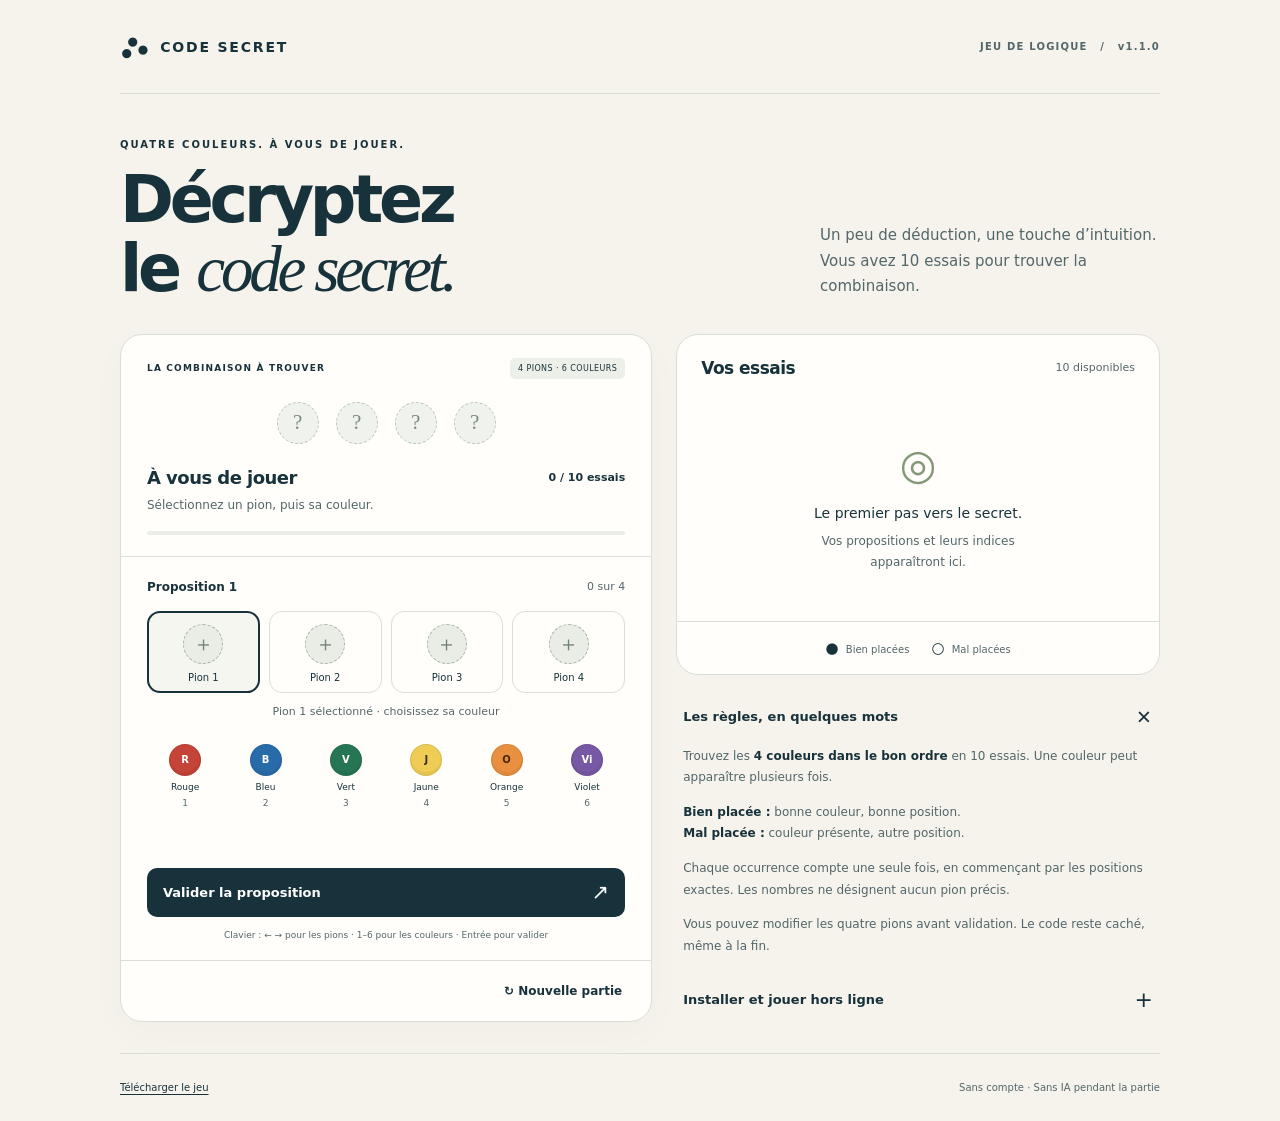
<file: index.html>
<!doctype html>
<html lang="fr">
<head>
  <meta charset="utf-8">
  <meta name="viewport" content="width=device-width, initial-scale=1">
  <meta name="theme-color" content="#152d37">
  <meta name="description" content="Quatre couleurs secrètes, dix essais. Un jeu de logique accessible, sans compte et sans service externe.">
  <title>Code secret · Mastermind</title>
  <link rel="icon" href="icon.svg" type="image/svg+xml">
  <link rel="apple-touch-icon" href="icons/apple-touch-icon.png" sizes="180x180">
  <link rel="manifest" href="manifest.webmanifest">
  <meta name="apple-mobile-web-app-capable" content="yes">
  <meta name="apple-mobile-web-app-title" content="Code secret">
  <link rel="stylesheet" href="style.css">
  <script src="game.js" defer></script>
  <script src="app.js" defer></script>
  <script src="pwa.js" defer></script>
</head>
<body>
  <main class="shell">
    <header class="masthead">
      <span class="brand"><span class="brand-mark" aria-hidden="true">●<br>● ●</span>CODE SECRET</span>
      <span class="edition">JEU DE LOGIQUE <span aria-hidden="true">/</span> v1.1.0</span>
    </header>
    <section class="intro" aria-labelledby="title">
      <p class="eyebrow">QUATRE COULEURS. À VOUS DE JOUER.</p>
      <h1 id="title">Décryptez<br>le <em>code secret.</em></h1>
      <p class="lede">Un peu de déduction, une touche d’intuition.<br>Vous avez 10 essais pour trouver la combinaison.</p>
    </section>
    <div class="layout">
      <section class="game-panel" aria-label="Votre partie">
        <div class="panel-top"><span class="panel-label">LA COMBINAISON À TROUVER</span><span class="tag">4 PIONS · 6 COULEURS</span></div>
        <div class="secret" aria-label="Quatre couleurs cachées"><span>?</span><span>?</span><span>?</span><span>?</span></div>
        <div class="status-block">
          <div class="status-heading"><h2 id="status-title">À vous de jouer</h2><span id="counter" class="counter">0 / 10 essais</span></div>
          <p id="status-text">Sélectionnez un pion, puis sa couleur.</p>
          <div class="progress" aria-hidden="true"><span id="progress-fill"></span></div>
        </div>
        <div class="composer">
          <div class="composer-top"><h3 id="guess-title">Votre proposition</h3><span id="filled-count">0 sur 4</span></div>
          <div id="slots" class="slots" role="group" aria-label="Les quatre pions de votre proposition"></div>
          <p class="selection-help" id="selection-help">Pion 1 sélectionné · choisissez sa couleur</p>
          <div id="palette" class="palette" role="group" aria-label="Choisir une couleur"></div>
          <p id="feedback" class="feedback" role="status" aria-live="polite" aria-atomic="true"></p>
          <button id="submit" class="primary" type="button">Valider la proposition <span aria-hidden="true">↗</span></button>
          <p class="keyboard-hint">Clavier : ← → pour les pions · 1–6 pour les couleurs · Entrée pour valider</p>
        </div>
        <div class="panel-bottom"><span id="test-label" hidden>MODE TEST · API 0.2</span><button id="new-game" class="text-button" type="button">↻ Nouvelle partie</button></div>
      </section>
      <aside class="side">
        <section class="history-panel" aria-labelledby="history-title">
          <div class="history-heading"><h2 id="history-title">Vos essais</h2><span id="remaining">10 disponibles</span></div>
          <div id="empty-history" class="empty-history"><span aria-hidden="true">◎</span><p>Le premier pas vers le secret.</p><small>Vos propositions et leurs indices<br>apparaîtront ici.</small></div>
          <ol id="history" class="history" aria-label="Historique des propositions"></ol>
          <div class="legend"><span><b>●</b> Bien placées</span><span><b>○</b> Mal placées</span></div>
        </section>
        <details class="rules" open>
          <summary>Les règles, en quelques mots <span aria-hidden="true">+</span></summary>
          <div class="rules-content">
            <p>Trouvez les <strong>4 couleurs dans le bon ordre</strong> en 10 essais. Une couleur peut apparaître plusieurs fois.</p>
            <p><strong>Bien placée :</strong> bonne couleur, bonne position.<br><strong>Mal placée :</strong> couleur présente, autre position.</p>
            <p>Chaque occurrence compte une seule fois, en commençant par les positions exactes. Les nombres ne désignent aucun pion précis.</p>
            <p>Vous pouvez modifier les quatre pions avant validation. Le code reste caché, même à la fin.</p>
          </div>
        </details>
        <!-- PWA:START -->
        <details class="rules install-help">
          <summary>Installer et jouer hors ligne <span aria-hidden="true">+</span></summary>
          <div class="rules-content">
            <p>Sur iPhone, ouvrez ce jeu dans <strong>Safari</strong>, puis touchez <strong>Partager → Sur l’écran d’accueil → Ajouter</strong>. Si l’option « Ouvrir comme app web » apparaît, activez-la.</p>
            <p>Ouvrez ensuite l’icône <strong>Code secret</strong> avec Internet et attendez la confirmation ci-dessous avant de jouer hors ligne.</p>
            <p id="offline-status" role="status" aria-live="polite">Préparation du jeu hors ligne…</p>
            <p id="update-status" hidden>Une mise à jour est prête. Pour l’utiliser, fermez toutes les fenêtres du jeu, puis rouvrez-le avec Internet. Votre partie actuelle peut continuer.</p>
            <p>Recharger ou fermer le jeu recommence la partie. Le navigateur peut effacer les fichiers hors ligne : dans ce cas, ouvrez à nouveau le jeu avec Internet.</p>
            <figure class="install-qr">
              <img src="qr-code.png" alt="QR code pour ouvrir Code secret sur un autre appareil" width="180" height="180" loading="lazy">
              <figcaption>Scannez pour ouvrir le jeu sur votre iPhone.<br><a href="qr-code.png" download="Code-secret-QR.png">Télécharger le QR code</a></figcaption>
            </figure>
          </div>
        </details>
        <!-- PWA:END -->
      </aside>
    </div>
    <footer><a href="Code-secret-Mastermind.html" download>Télécharger le jeu</a><span>Sans compte · Sans IA pendant la partie</span></footer>
  </main>
  <noscript>Activez JavaScript dans votre navigateur pour jouer à Code secret.</noscript>
</body>
</html>
</file>
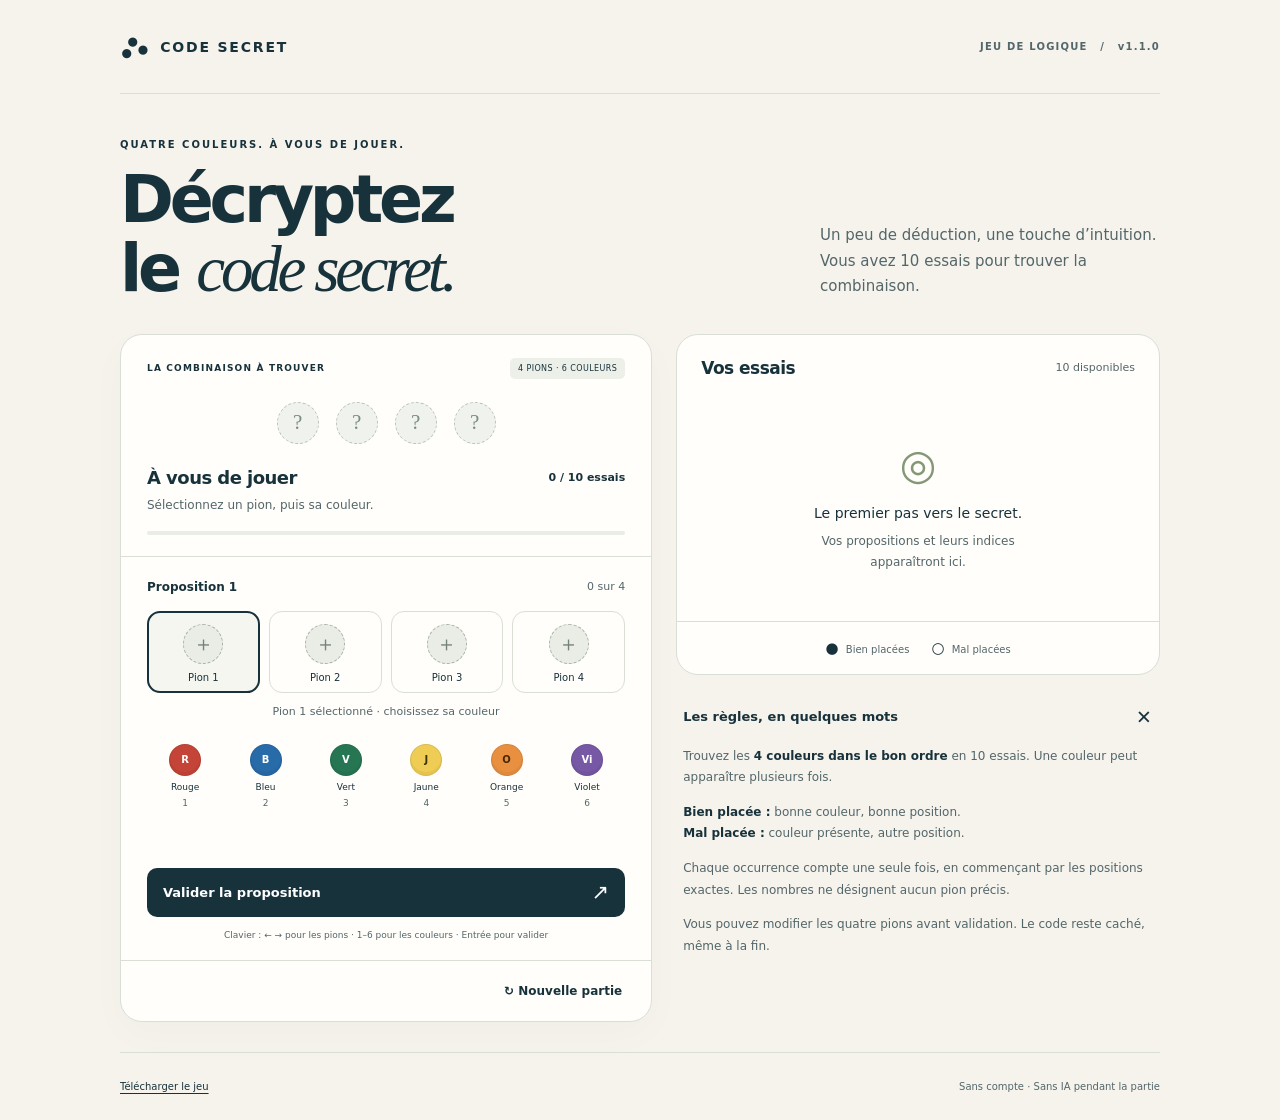
<file: Code-secret-Mastermind.html>
<!doctype html>
<html lang="fr">
<head>
  <meta charset="utf-8">
  <meta name="viewport" content="width=device-width, initial-scale=1">
  <meta name="theme-color" content="#152d37">
  <meta name="description" content="Quatre couleurs secrètes, dix essais. Un jeu de logique accessible, sans compte et sans service externe.">
  <title>Code secret · Mastermind</title>
  <link rel="icon" href="data:image/svg+xml,%3Csvg%20xmlns%3D%22http%3A%2F%2Fwww.w3.org%2F2000%2Fsvg%22%20viewBox%3D%220%200%2064%2064%22%3E%3Crect%20width%3D%2264%22%20height%3D%2264%22%20rx%3D%2216%22%20fill%3D%22%23152d37%22%2F%3E%3Ccircle%20cx%3D%2222%22%20cy%3D%2222%22%20r%3D%229%22%20fill%3D%22%23f16c5b%22%2F%3E%3Ccircle%20cx%3D%2243%22%20cy%3D%2222%22%20r%3D%229%22%20fill%3D%22%23e7ba42%22%2F%3E%3Ccircle%20cx%3D%2222%22%20cy%3D%2243%22%20r%3D%229%22%20fill%3D%22%2365b299%22%2F%3E%3Ccircle%20cx%3D%2243%22%20cy%3D%2243%22%20r%3D%229%22%20fill%3D%22%239a83cf%22%2F%3E%3C%2Fsvg%3E%0A" type="image/svg+xml">
  <link rel="apple-touch-icon" href="[data-uri]" sizes="180x180">
  <meta name="apple-mobile-web-app-capable" content="yes">
  <meta name="apple-mobile-web-app-title" content="Code secret">
  <style>
@charset "UTF-8";
:root { color-scheme: light; --ink:#18323c; --muted:#53666a; --paper:#f5f3ec; --line:#dadfd6; --accent:#d9efb1; --surface:#fffefa; }
* { box-sizing:border-box; }
body { margin:0; background:var(--paper); color:var(--ink); font-family:"Segoe UI",system-ui,sans-serif; }
button,a,summary { -webkit-tap-highlight-color:transparent; }
button { font:inherit; cursor:pointer; }
button:disabled { cursor:default; opacity:.55; }
button:focus-visible,a:focus-visible,summary:focus-visible { outline:3px solid #225fde; outline-offset:4px; }
[hidden] { display:none !important; }
.shell { max-width:1120px; margin:auto; padding:0 40px; }
.masthead { height:94px; display:flex; justify-content:space-between; align-items:center; border-bottom:1px solid var(--line); }
.brand { color:var(--ink); text-decoration:none; font-size:14px; font-weight:800; letter-spacing:.13em; display:flex; align-items:center; gap:12px; }
.brand-mark { font-size:12px; line-height:.85; letter-spacing:1px; text-align:center; transform:rotate(-12deg); }
.edition { font-size:10px; letter-spacing:.12em; font-weight:600; color:var(--muted); }.edition span { margin:0 8px; }
.intro { padding:45px 0 30px; position:relative; }
.eyebrow { font-size:10px; letter-spacing:.2em; font-weight:750; margin:0 0 16px; }
h1 { margin:0; font-size:clamp(42px,5.2vw,65px); font-weight:650; line-height:1.06; letter-spacing:-.065em; }
h1 em { font-family:Georgia,serif; font-weight:400; }
.lede { color:var(--muted); font-size:15px; line-height:1.7; margin:18px 0 0; }
.layout { display:grid; grid-template-columns:1.1fr 1fr; align-items:start; gap:24px; }
.game-panel,.history-panel { border:1px solid var(--line); border-radius:22px; background:var(--surface); overflow:hidden; }
.game-panel { box-shadow:0 12px 40px #18323c06; }
.panel-top { display:flex; align-items:center; justify-content:space-between; padding:23px 26px 0; gap:10px; }
.panel-label { font-size:9px; letter-spacing:.13em; font-weight:750; }.tag { font-size:8px; letter-spacing:.05em; background:#edf0e8; padding:6px 8px; border-radius:5px; white-space:nowrap; }
.secret { display:flex; justify-content:center; gap:17px; padding:23px 0; }
.secret span { display:grid; place-items:center; width:42px; height:42px; border:1px dashed #b5c3bd; border-radius:50%; background:#f0f3ed; font-family:Georgia,serif; color:#7b8b82; font-size:21px; }
.status-block { padding:0 26px 21px; border-bottom:1px solid var(--line); }.status-heading { display:flex; justify-content:space-between; align-items:center; gap:8px; }
h2 { font-size:18px; letter-spacing:-.03em; font-weight:650; margin:0; }.counter { font-size:11px; font-weight:700; white-space:nowrap; }
.status-block p { margin:8px 0 16px; font-size:12px; line-height:1.6; color:var(--muted); }.progress { height:4px; background:#e9ede5; border-radius:4px; overflow:hidden; }.progress span { display:block; background:var(--ink); height:100%; }
.composer { padding:23px 26px 18px; }.composer-top { display:flex; align-items:center; justify-content:space-between; }h3 { font-size:12px; font-weight:650; margin:0; }.composer-top>span { color:var(--muted); font-size:11px; }
.slots { display:flex; justify-content:space-between; gap:9px; margin-top:17px; }.slot { background:transparent; border:1px solid var(--line); border-radius:13px; padding:12px 5px 9px; flex:1; min-width:0; display:grid; justify-items:center; gap:8px; color:var(--ink); }.slot.selected { border:2px solid var(--ink); padding:11px 4px 8px; background:#f4f6ef; }.slot-caption { font-size:10px; text-transform:capitalize; }
.peg { display:inline-grid; place-items:center; flex-shrink:0; height:40px; width:40px; border-radius:50%; font-size:12px; font-weight:800; border:1px solid #00000018; box-shadow:inset 0 -3px 0 #0000000c; }
.unfilled { background:#e9ede5; color:#758477; border:1px dashed #a8b4a6; box-shadow:none; font-size:21px; font-weight:400; }
.rouge { background:#c54438; color:#fff; }.bleu { background:#286ba9; color:#fff; }.vert { background:#277653; color:#fff; }.jaune { background:#efcd55; color:#3b310c; }.orange { background:#e99040; color:#492703; }.violet { background:#7758a5; color:#fff; }
.selection-help { margin:12px 0 17px; text-align:center; color:var(--muted); font-size:11px; }
.palette { display:grid; grid-template-columns:repeat(6,1fr); gap:4px; }.color-button { border:1px solid transparent; border-radius:10px; padding:8px 1px 6px; display:flex; flex-direction:column; align-items:center; gap:6px; background:transparent; color:var(--ink); min-height:80px; }.color-button:hover:not(:disabled) { background:#f0f3e9; }.color-button[aria-pressed="true"] { border-color:#9aa99c; background:#f0f3e9; }.color-button .peg { width:32px; height:32px; font-size:10px; }.color-button>span:not(.peg) { font-size:9px; text-transform:capitalize; }kbd { font-family:inherit; font-size:9px; color:var(--muted); }
.feedback { min-height:33px; margin:10px 0; font-size:12px; line-height:1.5; text-align:center; color:var(--ink); }.feedback.error { color:#a32820; font-weight:600; }
.primary { width:100%; min-height:49px; background:var(--ink); color:#fff; border:0; border-radius:10px; padding:12px 16px; font-weight:600; font-size:13px; display:flex; align-items:center; justify-content:space-between; }.primary:hover:not(:disabled) { background:#28505d; }.primary span { font-size:21px; font-weight:400; }.keyboard-hint { font-size:9px; color:var(--muted); text-align:center; margin:11px 0 0; line-height:1.6; }
.panel-bottom { min-height:60px; border-top:1px solid var(--line); display:flex; justify-content:flex-end; align-items:center; padding:8px 23px; gap:10px; }.text-button { border:0; background:transparent; min-height:44px; color:var(--ink); font-size:12px; font-weight:600; }.text-button:hover { text-decoration:underline; }#test-label { margin-right:auto; font-size:9px; color:var(--muted); }
.history-heading { padding:23px 24px 20px; display:flex; justify-content:space-between; align-items:center; }.history-heading h2 { font-size:17px; }.history-heading>span { font-size:11px; color:var(--muted); }
.empty-history { text-align:center; padding:42px 15px 48px; }.empty-history>span { font-size:42px; color:#849878; }.empty-history p { font-size:14px; margin:16px 0 9px; }.empty-history small { font-size:12px; line-height:1.7; color:var(--muted); }
.history { list-style:none; margin:0; padding:0 24px; }.history-row { display:flex; align-items:center; gap:12px; padding:13px 0; border-top:1px solid var(--line); }.attempt-number { font-size:10px; color:var(--muted); width:16px; }.history-pegs { display:flex; gap:8px; }.history-pegs .peg { width:30px; height:30px; font-size:10px; }.result { margin-left:auto; display:flex; gap:12px; white-space:nowrap; font-size:13px; }.result span { display:flex; gap:5px; align-items:center; }.result b { font-weight:650; }
.legend { display:flex; justify-content:center; gap:22px; border-top:1px solid var(--line); padding:17px 12px; color:var(--muted); font-size:10px; }.legend b { font-size:15px; margin-right:4px; color:var(--ink); }
.rules { margin-top:18px; padding:0 7px; }summary { display:flex; justify-content:space-between; align-items:center; cursor:pointer; min-height:48px; font-size:13px; font-weight:650; list-style:none; }summary::-webkit-details-marker { display:none; }summary span { font-size:22px; font-weight:400; }.rules[open] summary span { transform:rotate(45deg); }.rules-content { font-size:12px; color:var(--muted); line-height:1.8; }.rules-content p { margin:5px 0 13px; }.rules-content strong { color:var(--ink); font-weight:600; }
footer { display:flex; justify-content:space-between; padding:28px 0; margin-top:30px; border-top:1px solid var(--line); font-size:10px; color:var(--muted); }body[data-status="won"] .status-block { background:#edf5df; padding-top:15px; }body[data-status="won"] .progress span { background:#39713e; }
@media(min-width:950px) { .intro .lede { position:absolute; bottom:34px; right:0; max-width:340px; } }
@media(max-width:760px) { .shell { padding:0 20px; max-width:560px; }.masthead { height:75px; }.edition { font-size:8px; letter-spacing:.05em; }.brand { font-size:12px; letter-spacing:.08em; gap:7px; }.intro { padding:32px 0 25px; }.eyebrow { font-size:9px; }.layout { grid-template-columns:1fr; gap:20px; }h1 { font-size:49px; }.lede { font-size:13px; margin-top:16px; }.empty-history { padding:22px 10px 28px; }.keyboard-hint { font-size:9px; }footer { align-items:flex-start; gap:15px; font-size:9px; line-height:1.6; } }
@media(max-width:380px) { .shell { padding:0 12px; }.edition { display:none; }.panel-top { padding-left:17px; padding-right:17px; }.status-block { padding-left:17px; padding-right:17px; }.composer { padding-left:17px; padding-right:17px; }.tag { font-size:7px; }h1 { font-size:43px; }.history { padding:0 16px; }.history-pegs { gap:6px; }.history-row { gap:8px; }.result { gap:8px; }.slot .peg { width:36px; height:36px; } }
footer a { color:var(--ink); text-underline-offset:3px; }
.install-help a { color:var(--ink); text-underline-offset:3px; }
.install-qr { margin:20px 0 10px; text-align:center; }
.install-qr img { display:block; max-width:100%; height:auto; margin:0 auto 10px; }
.install-qr figcaption { font-size:12px; line-height:1.8; }
#offline-status { color:var(--ink); font-weight:600; }
@media(max-width:380px) { .palette { grid-template-columns:repeat(3,1fr); gap:5px; }.color-button { min-height:70px; } }
@media(prefers-reduced-motion:no-preference) { button { transition:background-color .15s,border-color .15s; } }

</style>
  
  
</head>
<body>
  <main class="shell">
    <header class="masthead">
      <span class="brand"><span class="brand-mark" aria-hidden="true">●<br>● ●</span>CODE SECRET</span>
      <span class="edition">JEU DE LOGIQUE <span aria-hidden="true">/</span> v1.1.0</span>
    </header>
    <section class="intro" aria-labelledby="title">
      <p class="eyebrow">QUATRE COULEURS. À VOUS DE JOUER.</p>
      <h1 id="title">Décryptez<br>le <em>code secret.</em></h1>
      <p class="lede">Un peu de déduction, une touche d’intuition.<br>Vous avez 10 essais pour trouver la combinaison.</p>
    </section>
    <div class="layout">
      <section class="game-panel" aria-label="Votre partie">
        <div class="panel-top"><span class="panel-label">LA COMBINAISON À TROUVER</span><span class="tag">4 PIONS · 6 COULEURS</span></div>
        <div class="secret" aria-label="Quatre couleurs cachées"><span>?</span><span>?</span><span>?</span><span>?</span></div>
        <div class="status-block">
          <div class="status-heading"><h2 id="status-title">À vous de jouer</h2><span id="counter" class="counter">0 / 10 essais</span></div>
          <p id="status-text">Sélectionnez un pion, puis sa couleur.</p>
          <div class="progress" aria-hidden="true"><span id="progress-fill"></span></div>
        </div>
        <div class="composer">
          <div class="composer-top"><h3 id="guess-title">Votre proposition</h3><span id="filled-count">0 sur 4</span></div>
          <div id="slots" class="slots" role="group" aria-label="Les quatre pions de votre proposition"></div>
          <p class="selection-help" id="selection-help">Pion 1 sélectionné · choisissez sa couleur</p>
          <div id="palette" class="palette" role="group" aria-label="Choisir une couleur"></div>
          <p id="feedback" class="feedback" role="status" aria-live="polite" aria-atomic="true"></p>
          <button id="submit" class="primary" type="button">Valider la proposition <span aria-hidden="true">↗</span></button>
          <p class="keyboard-hint">Clavier : ← → pour les pions · 1–6 pour les couleurs · Entrée pour valider</p>
        </div>
        <div class="panel-bottom"><span id="test-label" hidden>MODE TEST · API 0.2</span><button id="new-game" class="text-button" type="button">↻ Nouvelle partie</button></div>
      </section>
      <aside class="side">
        <section class="history-panel" aria-labelledby="history-title">
          <div class="history-heading"><h2 id="history-title">Vos essais</h2><span id="remaining">10 disponibles</span></div>
          <div id="empty-history" class="empty-history"><span aria-hidden="true">◎</span><p>Le premier pas vers le secret.</p><small>Vos propositions et leurs indices<br>apparaîtront ici.</small></div>
          <ol id="history" class="history" aria-label="Historique des propositions"></ol>
          <div class="legend"><span><b>●</b> Bien placées</span><span><b>○</b> Mal placées</span></div>
        </section>
        <details class="rules" open>
          <summary>Les règles, en quelques mots <span aria-hidden="true">+</span></summary>
          <div class="rules-content">
            <p>Trouvez les <strong>4 couleurs dans le bon ordre</strong> en 10 essais. Une couleur peut apparaître plusieurs fois.</p>
            <p><strong>Bien placée :</strong> bonne couleur, bonne position.<br><strong>Mal placée :</strong> couleur présente, autre position.</p>
            <p>Chaque occurrence compte une seule fois, en commençant par les positions exactes. Les nombres ne désignent aucun pion précis.</p>
            <p>Vous pouvez modifier les quatre pions avant validation. Le code reste caché, même à la fin.</p>
          </div>
        </details>
      </aside>
    </div>
    <footer><a href="Code-secret-Mastermind.html" download>Télécharger le jeu</a><span>Sans compte · Sans IA pendant la partie</span></footer>
  </main>
  <noscript>Activez JavaScript dans votre navigateur pour jouer à Code secret.</noscript>
<script>
/* Moteur commun à l'écran et à l'API 0.2. Aucune dépendance externe. */
(function (root) {
  'use strict';
  const COLORS = ['rouge', 'bleu', 'vert', 'jaune', 'orange', 'violet'];
  const CONFIG = { apiVersion: '0.2', rulesVersion: 'code-couleurs-1.0', secretLength: 4,
    maxAttempts: 10, allowDuplicates: true, colors: COLORS };
  const MESSAGES = {
    'game-not-started': 'Commencez une partie avant de proposer des couleurs.',
    'game-finished': 'La partie est terminée. Lancez une nouvelle partie pour rejouer.',
    'invalid-options': 'Les options doivent être un objet contenant uniquement la clé secret, si nécessaire.',
    'invalid-type': 'Choisissez une couleur pour chacun des quatre pions.',
    'invalid-length': 'Une proposition doit contenir exactement quatre couleurs.',
    'invalid-color': 'La couleur proposée n’est pas autorisée.'
  };
  const copy = value => JSON.parse(JSON.stringify(value));
  function validateCode(code) {
    if (!Array.isArray(code)) return 'invalid-type';
    for (let i = 0; i < code.length; i++) {
      if (!Object.prototype.hasOwnProperty.call(code, i) || typeof code[i] !== 'string') return 'invalid-type';
    }
    if (code.length !== 4) return 'invalid-length';
    if (code.some(color => !COLORS.includes(color))) return 'invalid-color';
    return null;
  }
  function score(secret, guess) {
    let wellPlaced = 0;
    const remainingSecret = {}, remainingGuess = {};
    for (let i = 0; i < 4; i++) {
      if (secret[i] === guess[i]) wellPlaced++;
      else {
        remainingSecret[secret[i]] = (remainingSecret[secret[i]] || 0) + 1;
        remainingGuess[guess[i]] = (remainingGuess[guess[i]] || 0) + 1;
      }
    }
    const misplaced = COLORS.reduce((sum, color) => sum + Math.min(remainingSecret[color] || 0, remainingGuess[color] || 0), 0);
    return { wellPlaced, misplaced };
  }
  function randomSecret() {
    return Array.from({ length: 4 }, () => {
      const byte = new Uint8Array(1);
      do { root.crypto.getRandomValues(byte); } while (byte[0] >= 252);
      return COLORS[byte[0] % 6];
    });
  }
  class Game {
    #secret = null;
    #state = { status: 'not-started', attempts: 0, history: [], lastGuess: null, lastResult: null, lastError: null };
    getConfig() { return copy(CONFIG); }
    getState() { return copy(this.#state); }
    startGame(options = {}) {
      let code = null;
      const prototype = options !== null && typeof options === 'object' ? Object.getPrototypeOf(options) : undefined;
      // Un outil enseignant peut créer l'objet dans une autre fenêtre :
      // son Object.prototype est différent, mais son constructeur reste Object natif.
      const validObject = options !== null && typeof options === 'object' && !Array.isArray(options)
        && (prototype === null || (Object.prototype.hasOwnProperty.call(prototype, 'constructor')
          && typeof prototype.constructor === 'function'
          && Function.prototype.toString.call(prototype.constructor) === Function.prototype.toString.call(Object)));
      if (!validObject || Reflect.ownKeys(options).some(key => key !== 'secret')) code = 'invalid-options';
      else if (Object.prototype.hasOwnProperty.call(options, 'secret')) code = validateCode(options.secret);
      if (code) throw Object.assign(new Error(MESSAGES[code]), { code });
      this.#secret = Object.prototype.hasOwnProperty.call(options, 'secret') ? options.secret.slice() : randomSecret();
      this.#state = { status: 'playing', attempts: 0, history: [], lastGuess: null, lastResult: null, lastError: null };
      return this.getState();
    }
    submitGuess(guess) {
      let code = this.#state.status === 'not-started' ? 'game-not-started'
        : this.#state.status !== 'playing' ? 'game-finished' : validateCode(guess);
      if (code) {
        this.#state.lastError = { code, message: MESSAGES[code] };
        return this.getState();
      }
      const result = score(this.#secret, guess);
      const entry = { guess: guess.slice(), result };
      this.#state.history.push(entry);
      this.#state.attempts++;
      this.#state.lastGuess = guess.slice();
      this.#state.lastResult = { ...result };
      this.#state.lastError = null;
      this.#state.status = result.wellPlaced === 4 ? 'won' : this.#state.attempts === 10 ? 'lost' : 'playing';
      return this.getState();
    }
  }
  if (typeof module !== 'undefined' && module.exports) module.exports = { Game, score };
  else root.CodeSecretGame = Game;
})(globalThis);

(function () {
  'use strict';
  const game = new window.CodeSecretGame();
  const colors = game.getConfig().colors;
  const symbols = ['R', 'B', 'V', 'J', 'O', 'Vi'];
  const $ = id => document.getElementById(id);
  const testMode = new URLSearchParams(window.location.search).get('test') === '1';
  let draft = [null, null, null, null], selected = 0;
  const slotButtons = [], paletteButtons = [];
  function peg(color, className = '') {
    const node = document.createElement('span');
    node.className = `peg ${color || 'unfilled'} ${className}`;
    node.textContent = color ? symbols[colors.indexOf(color)] : '＋';
    return node;
  }
  function selectSlot(index, focus = false) {
    selected = (index + 4) % 4;
    renderDraft();
    if (focus) slotButtons[selected].focus();
  }
  function chooseColor(color) {
    if (game.getState().status !== 'playing') return;
    draft[selected] = color;
    // Avancer vers le prochain pion vide ; une proposition complète reste modifiable.
    for (let step = 1; step < 4; step++) {
      const next = (selected + step) % 4;
      if (draft[next] === null) { selected = next; break; }
    }
    renderDraft();
    $('feedback').textContent = draft.every(Boolean) ? 'Votre proposition est prête à être validée.' : '';
    $('feedback').classList.remove('error');
  }
  for (let i = 0; i < 4; i++) {
    const button = document.createElement('button');
    button.type = 'button';
    button.className = 'slot';
    button.addEventListener('click', () => selectSlot(i));
    slotButtons.push(button);
    $('slots').append(button);
  }
  colors.forEach((color, i) => {
    const button = document.createElement('button');
    button.type = 'button'; button.className = 'color-button';
    button.setAttribute('aria-label', `${color}, touche ${i + 1}`);
    const name = document.createElement('span'); name.textContent = color;
    const key = document.createElement('kbd'); key.textContent = String(i + 1); key.setAttribute('aria-hidden', 'true');
    button.append(peg(color), name, key);
    button.addEventListener('click', () => chooseColor(color));
    paletteButtons.push(button); $('palette').append(button);
  });
  function renderDraft() {
    const playing = game.getState().status === 'playing';
    slotButtons.forEach((button, i) => {
      button.replaceChildren(peg(draft[i]));
      const caption = document.createElement('span');
      caption.className = 'slot-caption'; caption.textContent = draft[i] || `Pion ${i + 1}`;
      button.append(caption);
      button.classList.toggle('selected', i === selected);
      button.setAttribute('aria-pressed', String(i === selected));
      button.setAttribute('aria-label', `Pion ${i + 1} : ${draft[i] || 'sans couleur'}`);
      button.disabled = !playing;
    });
    paletteButtons.forEach((button, i) => {
      button.disabled = !playing;
      button.setAttribute('aria-pressed', String(draft[selected] === colors[i]));
    });
    $('filled-count').textContent = `${draft.filter(Boolean).length} sur 4`;
    $('selection-help').textContent = playing ? `Pion ${selected + 1} sélectionné · choisissez sa couleur` : 'Lancez une nouvelle partie pour jouer.';
    $('submit').disabled = !playing;
  }
  function render() {
    const state = game.getState(), playing = state.status === 'playing';
    const headings = { 'not-started': 'Prêt à décrypter ?', playing: 'À vous de jouer', won: 'Code décrypté. Bravo !', lost: 'Les 10 essais sont écoulés.' };
    $('status-title').textContent = headings[state.status];
    $('status-text').textContent = state.status === 'won' ? `Vous avez trouvé la combinaison en ${state.attempts} essai${state.attempts > 1 ? 's' : ''}.`
      : state.status === 'lost' ? 'Une nouvelle énigme vous attend. Prêt à retenter votre chance ?'
      : playing ? 'Sélectionnez un pion, puis sa couleur.' : 'Cliquez sur « Commencer une partie » pour démarrer.';
    $('counter').textContent = `${state.attempts} / 10 essais`;
    $('remaining').textContent = state.status === 'won' ? 'Code trouvé' : `${10 - state.attempts} disponible${10 - state.attempts > 1 ? 's' : ''}`;
    $('progress-fill').style.width = `${state.attempts * 10}%`;
    $('guess-title').textContent = playing ? `Proposition ${state.attempts + 1}` : 'Votre proposition';
    $('new-game').textContent = state.status === 'not-started' ? 'Commencer une partie →' : '↻ Nouvelle partie';
    document.body.dataset.status = state.status;
    $('history').replaceChildren();
    state.history.forEach((entry, i) => {
      const row = document.createElement('li'); row.className = 'history-row';
      const number = document.createElement('span'); number.className = 'attempt-number'; number.textContent = String(i + 1).padStart(2, '0');
      const pegs = document.createElement('div'); pegs.className = 'history-pegs';
      pegs.setAttribute('aria-label', entry.guess.join(', '));
      entry.guess.forEach(color => { const p = peg(color); p.setAttribute('aria-hidden', 'true'); pegs.append(p); });
      const result = document.createElement('div'); result.className = 'result';
      result.setAttribute('aria-label', `${entry.result.wellPlaced} bien placées, ${entry.result.misplaced} mal placées`);
      result.innerHTML = `<span title="Bien placées">● <b>${entry.result.wellPlaced}</b></span><span title="Mal placées">○ <b>${entry.result.misplaced}</b></span>`;
      row.append(number, pegs, result); $('history').append(row);
    });
    $('empty-history').hidden = state.history.length !== 0;
    const error = state.lastError;
    $('feedback').classList.toggle('error', Boolean(error));
    $('feedback').textContent = error ? error.message : state.lastResult
      ? `${state.lastResult.wellPlaced} bien placée${state.lastResult.wellPlaced > 1 ? 's' : ''} · ${state.lastResult.misplaced} mal placée${state.lastResult.misplaced > 1 ? 's' : ''}${state.status === 'won' ? '. Partie gagnée !' : state.status === 'lost' ? '. Partie terminée.' : '.'}` : '';
    renderDraft();
  }
  async function startGame(options) {
    game.startGame(options); // En cas de refus, ne rien modifier, même dans l'interface.
    draft = [null, null, null, null]; selected = 0;
    render();
    return game.getState();
  }
  async function submitGuess(guess) {
    const before = game.getState().attempts;
    const state = game.submitGuess(guess);
    if (state.attempts > before) { draft = [null, null, null, null]; selected = 0; }
    render();
    return game.getState();
  }
  $('submit').addEventListener('click', async () => {
    await submitGuess(draft.slice());
    if (game.getState().status === 'playing' && !game.getState().lastError) slotButtons[0].focus();
  });
  $('new-game').addEventListener('click', async () => { await startGame(); slotButtons[0].focus(); });
  document.addEventListener('keydown', event => {
    if (event.ctrlKey || event.altKey || event.metaKey || game.getState().status !== 'playing') return;
    if (/^[1-6]$/.test(event.key)) { event.preventDefault(); chooseColor(colors[Number(event.key) - 1]); }
    else if (event.key === 'ArrowLeft' || event.key === 'ArrowRight') {
      event.preventDefault(); selectSlot(selected + (event.key === 'ArrowLeft' ? -1 : 1), true);
    } else if (event.key === 'Enter' && (slotButtons.includes(document.activeElement) || paletteButtons.includes(document.activeElement))) {
      event.preventDefault(); $('submit').click();
    }
  });
  if (testMode) {
    $('test-label').hidden = false;
    render();
    window.codeSecretTest = Object.freeze({ version: '0.2', getConfig: () => game.getConfig(),
      getState: () => game.getState(), startGame, submitGuess });
  } else startGame();
})();

</script>
</body>
</html>
</file>
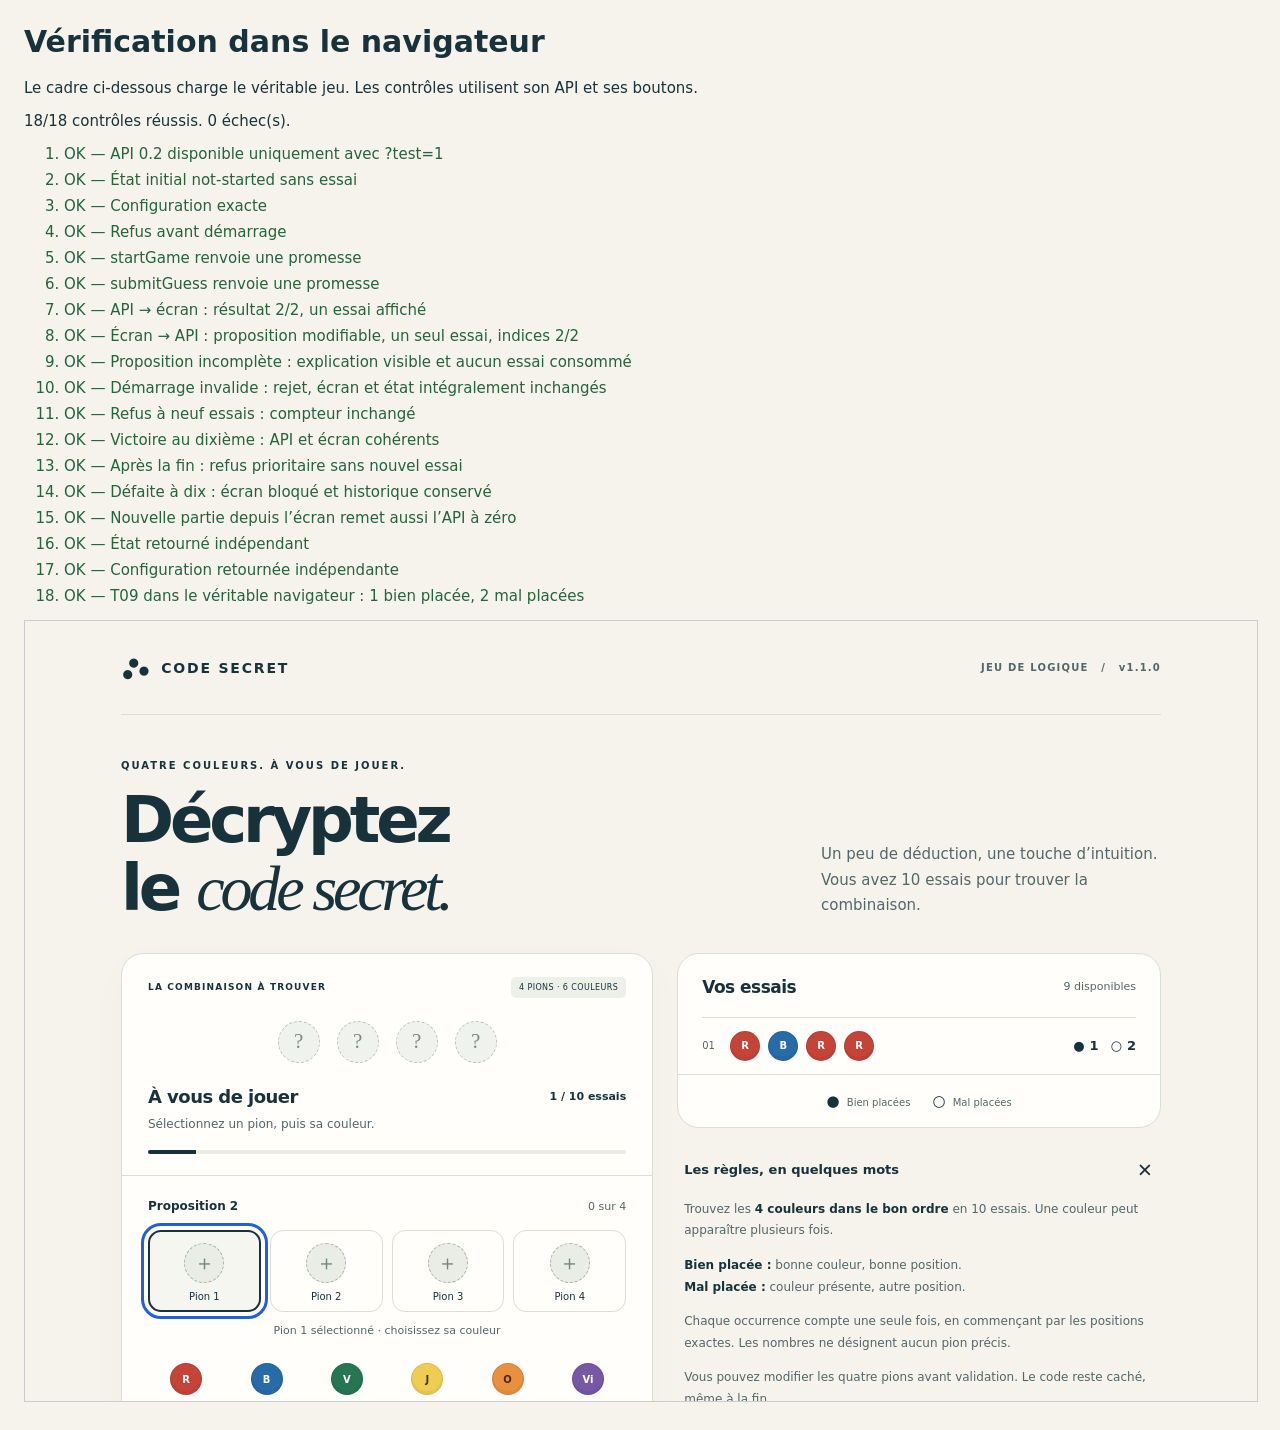
<file: tests/browser.html>
<!doctype html><html lang="fr"><meta charset="utf-8"><title>Vérification du jeu et de l’API</title>
<style>body{font:15px system-ui;margin:24px;color:#18323c;background:#f5f3ec}iframe{width:100%;height:780px;border:1px solid #ccc}li{margin:8px 0}.fail{color:#a32820}.pass{color:#24643b}</style>
<h1>Vérification dans le navigateur</h1><p>Le cadre ci-dessous charge le véritable jeu. Les contrôles utilisent son API et ses boutons.</p>
<p id="summary">Vérifications en cours…</p><ol id="results"></ol>
<iframe id="game" src="../index.html?test=1" title="Jeu testé"></iframe>
<iframe id="normal" src="../index.html" title="Version sans API" hidden></iframe>
<script src="browser.js"></script></html>
</file>
<file: style.css>
@charset "UTF-8";
:root { color-scheme: light; --ink:#18323c; --muted:#53666a; --paper:#f5f3ec; --line:#dadfd6; --accent:#d9efb1; --surface:#fffefa; }
* { box-sizing:border-box; }
body { margin:0; background:var(--paper); color:var(--ink); font-family:"Segoe UI",system-ui,sans-serif; }
button,a,summary { -webkit-tap-highlight-color:transparent; }
button { font:inherit; cursor:pointer; }
button:disabled { cursor:default; opacity:.55; }
button:focus-visible,a:focus-visible,summary:focus-visible { outline:3px solid #225fde; outline-offset:4px; }
[hidden] { display:none !important; }
.shell { max-width:1120px; margin:auto; padding:0 40px; }
.masthead { height:94px; display:flex; justify-content:space-between; align-items:center; border-bottom:1px solid var(--line); }
.brand { color:var(--ink); text-decoration:none; font-size:14px; font-weight:800; letter-spacing:.13em; display:flex; align-items:center; gap:12px; }
.brand-mark { font-size:12px; line-height:.85; letter-spacing:1px; text-align:center; transform:rotate(-12deg); }
.edition { font-size:10px; letter-spacing:.12em; font-weight:600; color:var(--muted); }.edition span { margin:0 8px; }
.intro { padding:45px 0 30px; position:relative; }
.eyebrow { font-size:10px; letter-spacing:.2em; font-weight:750; margin:0 0 16px; }
h1 { margin:0; font-size:clamp(42px,5.2vw,65px); font-weight:650; line-height:1.06; letter-spacing:-.065em; }
h1 em { font-family:Georgia,serif; font-weight:400; }
.lede { color:var(--muted); font-size:15px; line-height:1.7; margin:18px 0 0; }
.layout { display:grid; grid-template-columns:1.1fr 1fr; align-items:start; gap:24px; }
.game-panel,.history-panel { border:1px solid var(--line); border-radius:22px; background:var(--surface); overflow:hidden; }
.game-panel { box-shadow:0 12px 40px #18323c06; }
.panel-top { display:flex; align-items:center; justify-content:space-between; padding:23px 26px 0; gap:10px; }
.panel-label { font-size:9px; letter-spacing:.13em; font-weight:750; }.tag { font-size:8px; letter-spacing:.05em; background:#edf0e8; padding:6px 8px; border-radius:5px; white-space:nowrap; }
.secret { display:flex; justify-content:center; gap:17px; padding:23px 0; }
.secret span { display:grid; place-items:center; width:42px; height:42px; border:1px dashed #b5c3bd; border-radius:50%; background:#f0f3ed; font-family:Georgia,serif; color:#7b8b82; font-size:21px; }
.status-block { padding:0 26px 21px; border-bottom:1px solid var(--line); }.status-heading { display:flex; justify-content:space-between; align-items:center; gap:8px; }
h2 { font-size:18px; letter-spacing:-.03em; font-weight:650; margin:0; }.counter { font-size:11px; font-weight:700; white-space:nowrap; }
.status-block p { margin:8px 0 16px; font-size:12px; line-height:1.6; color:var(--muted); }.progress { height:4px; background:#e9ede5; border-radius:4px; overflow:hidden; }.progress span { display:block; background:var(--ink); height:100%; }
.composer { padding:23px 26px 18px; }.composer-top { display:flex; align-items:center; justify-content:space-between; }h3 { font-size:12px; font-weight:650; margin:0; }.composer-top>span { color:var(--muted); font-size:11px; }
.slots { display:flex; justify-content:space-between; gap:9px; margin-top:17px; }.slot { background:transparent; border:1px solid var(--line); border-radius:13px; padding:12px 5px 9px; flex:1; min-width:0; display:grid; justify-items:center; gap:8px; color:var(--ink); }.slot.selected { border:2px solid var(--ink); padding:11px 4px 8px; background:#f4f6ef; }.slot-caption { font-size:10px; text-transform:capitalize; }
.peg { display:inline-grid; place-items:center; flex-shrink:0; height:40px; width:40px; border-radius:50%; font-size:12px; font-weight:800; border:1px solid #00000018; box-shadow:inset 0 -3px 0 #0000000c; }
.unfilled { background:#e9ede5; color:#758477; border:1px dashed #a8b4a6; box-shadow:none; font-size:21px; font-weight:400; }
.rouge { background:#c54438; color:#fff; }.bleu { background:#286ba9; color:#fff; }.vert { background:#277653; color:#fff; }.jaune { background:#efcd55; color:#3b310c; }.orange { background:#e99040; color:#492703; }.violet { background:#7758a5; color:#fff; }
.selection-help { margin:12px 0 17px; text-align:center; color:var(--muted); font-size:11px; }
.palette { display:grid; grid-template-columns:repeat(6,1fr); gap:4px; }.color-button { border:1px solid transparent; border-radius:10px; padding:8px 1px 6px; display:flex; flex-direction:column; align-items:center; gap:6px; background:transparent; color:var(--ink); min-height:80px; }.color-button:hover:not(:disabled) { background:#f0f3e9; }.color-button[aria-pressed="true"] { border-color:#9aa99c; background:#f0f3e9; }.color-button .peg { width:32px; height:32px; font-size:10px; }.color-button>span:not(.peg) { font-size:9px; text-transform:capitalize; }kbd { font-family:inherit; font-size:9px; color:var(--muted); }
.feedback { min-height:33px; margin:10px 0; font-size:12px; line-height:1.5; text-align:center; color:var(--ink); }.feedback.error { color:#a32820; font-weight:600; }
.primary { width:100%; min-height:49px; background:var(--ink); color:#fff; border:0; border-radius:10px; padding:12px 16px; font-weight:600; font-size:13px; display:flex; align-items:center; justify-content:space-between; }.primary:hover:not(:disabled) { background:#28505d; }.primary span { font-size:21px; font-weight:400; }.keyboard-hint { font-size:9px; color:var(--muted); text-align:center; margin:11px 0 0; line-height:1.6; }
.panel-bottom { min-height:60px; border-top:1px solid var(--line); display:flex; justify-content:flex-end; align-items:center; padding:8px 23px; gap:10px; }.text-button { border:0; background:transparent; min-height:44px; color:var(--ink); font-size:12px; font-weight:600; }.text-button:hover { text-decoration:underline; }#test-label { margin-right:auto; font-size:9px; color:var(--muted); }
.history-heading { padding:23px 24px 20px; display:flex; justify-content:space-between; align-items:center; }.history-heading h2 { font-size:17px; }.history-heading>span { font-size:11px; color:var(--muted); }
.empty-history { text-align:center; padding:42px 15px 48px; }.empty-history>span { font-size:42px; color:#849878; }.empty-history p { font-size:14px; margin:16px 0 9px; }.empty-history small { font-size:12px; line-height:1.7; color:var(--muted); }
.history { list-style:none; margin:0; padding:0 24px; }.history-row { display:flex; align-items:center; gap:12px; padding:13px 0; border-top:1px solid var(--line); }.attempt-number { font-size:10px; color:var(--muted); width:16px; }.history-pegs { display:flex; gap:8px; }.history-pegs .peg { width:30px; height:30px; font-size:10px; }.result { margin-left:auto; display:flex; gap:12px; white-space:nowrap; font-size:13px; }.result span { display:flex; gap:5px; align-items:center; }.result b { font-weight:650; }
.legend { display:flex; justify-content:center; gap:22px; border-top:1px solid var(--line); padding:17px 12px; color:var(--muted); font-size:10px; }.legend b { font-size:15px; margin-right:4px; color:var(--ink); }
.rules { margin-top:18px; padding:0 7px; }summary { display:flex; justify-content:space-between; align-items:center; cursor:pointer; min-height:48px; font-size:13px; font-weight:650; list-style:none; }summary::-webkit-details-marker { display:none; }summary span { font-size:22px; font-weight:400; }.rules[open] summary span { transform:rotate(45deg); }.rules-content { font-size:12px; color:var(--muted); line-height:1.8; }.rules-content p { margin:5px 0 13px; }.rules-content strong { color:var(--ink); font-weight:600; }
footer { display:flex; justify-content:space-between; padding:28px 0; margin-top:30px; border-top:1px solid var(--line); font-size:10px; color:var(--muted); }body[data-status="won"] .status-block { background:#edf5df; padding-top:15px; }body[data-status="won"] .progress span { background:#39713e; }
@media(min-width:950px) { .intro .lede { position:absolute; bottom:34px; right:0; max-width:340px; } }
@media(max-width:760px) { .shell { padding:0 20px; max-width:560px; }.masthead { height:75px; }.edition { font-size:8px; letter-spacing:.05em; }.brand { font-size:12px; letter-spacing:.08em; gap:7px; }.intro { padding:32px 0 25px; }.eyebrow { font-size:9px; }.layout { grid-template-columns:1fr; gap:20px; }h1 { font-size:49px; }.lede { font-size:13px; margin-top:16px; }.empty-history { padding:22px 10px 28px; }.keyboard-hint { font-size:9px; }footer { align-items:flex-start; gap:15px; font-size:9px; line-height:1.6; } }
@media(max-width:380px) { .shell { padding:0 12px; }.edition { display:none; }.panel-top { padding-left:17px; padding-right:17px; }.status-block { padding-left:17px; padding-right:17px; }.composer { padding-left:17px; padding-right:17px; }.tag { font-size:7px; }h1 { font-size:43px; }.history { padding:0 16px; }.history-pegs { gap:6px; }.history-row { gap:8px; }.result { gap:8px; }.slot .peg { width:36px; height:36px; } }
footer a { color:var(--ink); text-underline-offset:3px; }
.install-help a { color:var(--ink); text-underline-offset:3px; }
.install-qr { margin:20px 0 10px; text-align:center; }
.install-qr img { display:block; max-width:100%; height:auto; margin:0 auto 10px; }
.install-qr figcaption { font-size:12px; line-height:1.8; }
#offline-status { color:var(--ink); font-weight:600; }
@media(max-width:380px) { .palette { grid-template-columns:repeat(3,1fr); gap:5px; }.color-button { min-height:70px; } }
@media(prefers-reduced-motion:no-preference) { button { transition:background-color .15s,border-color .15s; } }
</file>
